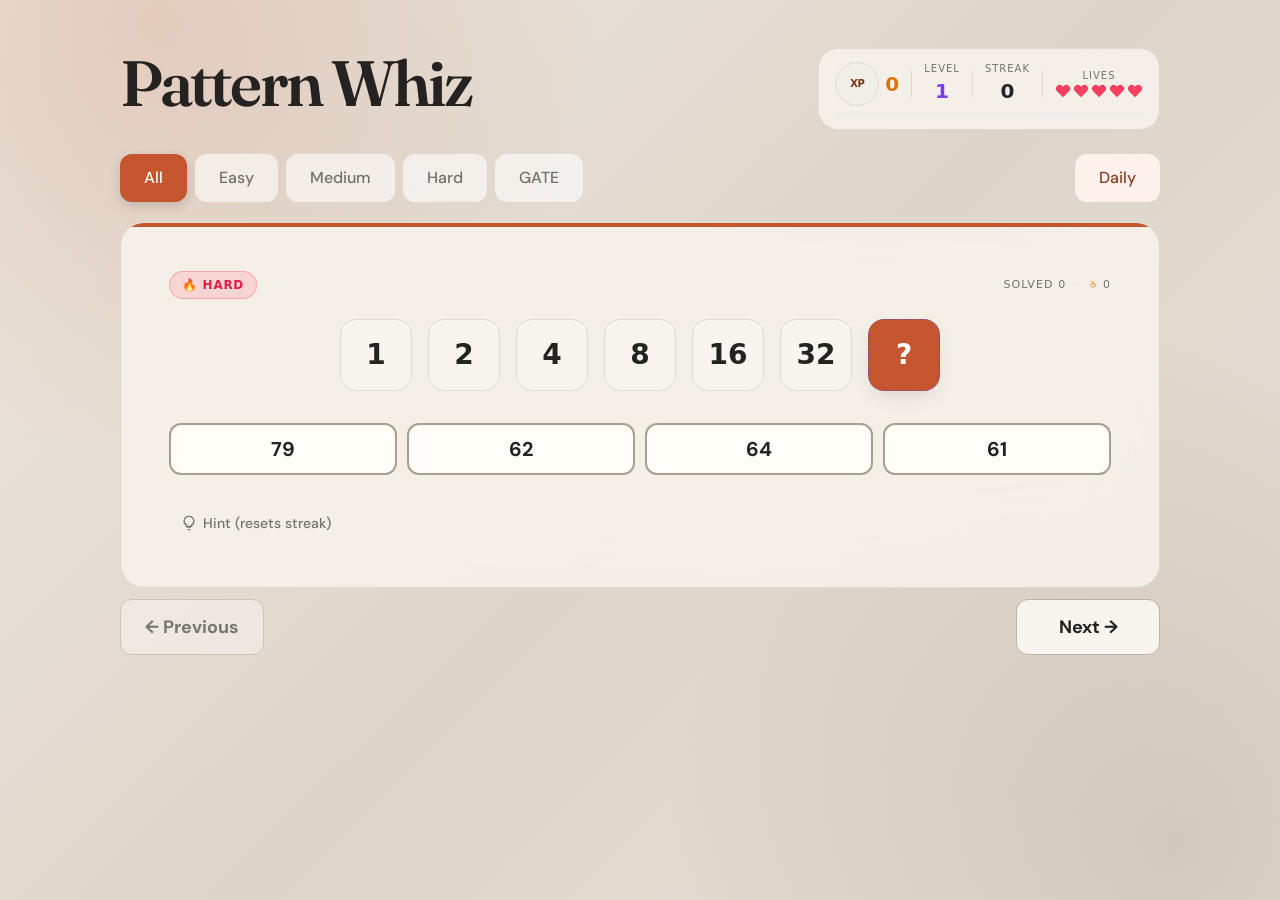
<file: index.html>
<!DOCTYPE html>
<html lang="en">
  <head>
    <meta charset="UTF-8" />
    <meta name="viewport" content="width=device-width, initial-scale=1.0" />
    <meta name="apple-mobile-web-app-capable" content="yes" />
    <meta
      name="apple-mobile-web-app-status-bar-style"
      content="black-translucent"
    />
    <meta name="mobile-web-app-capable" content="yes" />
    <title>Pattern Whiz — Predict the Next</title>
    <meta
      name="description"
      content="Spot the pattern and predict the next item. Numbers, letters, shapes — a new puzzle every round. GATE-grade sequences."
    />
    <meta name="author" content="Pattern Whiz" />
    <meta property="og:title" content="Pattern Whiz — Predict the Next" />
    <meta
      property="og:description"
      content="Spot the pattern and predict the next item. GATE-grade sequences. Solve, earn XP, level up."
    />
    <meta property="og:type" content="website" />
    <link rel="preconnect" href="https://fonts.googleapis.com" />
    <link rel="preconnect" href="https://fonts.gstatic.com" crossorigin />
    <link
      href="https://fonts.googleapis.com/css2?family=DM+Sans:wght@400;500;600;700&family=Fraunces:opsz,wght@9..144,600;9..144,700&display=swap"
      rel="stylesheet"
    />
    <link
      href="https://cdn.jsdelivr.net/npm/bootstrap@5.3.8/dist/css/bootstrap.min.css"
      rel="stylesheet"
    />
    <link rel="stylesheet" href="static/css/style.css" />
  </head>
  <body>
    <main class="container container-xl py-4 py-md-5">
      <!-- Header -->
      <header class="header d-flex flex-column flex-lg-row" id="header">
        <div class="header__left">
          <h1 class="title mb-0">Pattern Whiz</h1>
        </div>

        <!-- Scoreboard -->
        <div class="scoreboard shadow-sm" id="scoreboard">
          <div class="scoreboard__row">
            <div class="xp-coin" id="xp-coin">
              <div class="xp-coin__disc" id="xp-disc">
                <span class="xp-coin__label">XP</span>
                <span class="xp-coin__popup" id="xp-popup"></span>
              </div>
              <div class="xp-coin__text">
                <span class="stat-value stat-value--amber" id="xp-value"
                  >0</span
                >
              </div>
            </div>
            <div class="scoreboard__sep"></div>
            <div class="stat">
              <span class="stat-label">Level</span>
              <span class="stat-value stat-value--violet" id="level-value"
                >1</span
              >
            </div>
            <div class="scoreboard__sep"></div>
            <div class="stat">
              <span class="stat-label">Streak</span>
              <span class="stat-value" id="streak-value">0</span>
            </div>
            <div class="scoreboard__sep"></div>
            <div class="stat">
              <span class="stat-label">Lives</span>
              <div class="lives" id="lives-display">
                <svg class="heart heart--full" viewBox="0 0 24 24">
                  <path
                    d="M20.84 4.61a5.5 5.5 0 0 0-7.78 0L12 5.67l-1.06-1.06a5.5 5.5 0 0 0-7.78 7.78l1.06 1.06L12 21.23l7.78-7.78 1.06-1.06a5.5 5.5 0 0 0 0-7.78z"
                  />
                </svg>
                <svg class="heart heart--full" viewBox="0 0 24 24">
                  <path
                    d="M20.84 4.61a5.5 5.5 0 0 0-7.78 0L12 5.67l-1.06-1.06a5.5 5.5 0 0 0-7.78 7.78l1.06 1.06L12 21.23l7.78-7.78 1.06-1.06a5.5 5.5 0 0 0 0-7.78z"
                  />
                </svg>
                <svg class="heart heart--full" viewBox="0 0 24 24">
                  <path
                    d="M20.84 4.61a5.5 5.5 0 0 0-7.78 0L12 5.67l-1.06-1.06a5.5 5.5 0 0 0-7.78 7.78l1.06 1.06L12 21.23l7.78-7.78 1.06-1.06a5.5 5.5 0 0 0 0-7.78z"
                  />
                </svg>
                <svg class="heart heart--full" viewBox="0 0 24 24">
                  <path
                    d="M20.84 4.61a5.5 5.5 0 0 0-7.78 0L12 5.67l-1.06-1.06a5.5 5.5 0 0 0-7.78 7.78l1.06 1.06L12 21.23l7.78-7.78 1.06-1.06a5.5 5.5 0 0 0 0-7.78z"
                  />
                </svg>
                <svg class="heart heart--full" viewBox="0 0 24 24">
                  <path
                    d="M20.84 4.61a5.5 5.5 0 0 0-7.78 0L12 5.67l-1.06-1.06a5.5 5.5 0 0 0-7.78 7.78l1.06 1.06L12 21.23l7.78-7.78 1.06-1.06a5.5 5.5 0 0 0 0-7.78z"
                  />
                </svg>
              </div>
            </div>
          </div>
          <div class="progress-bar">
            <div class="progress-bar__fill" id="progress-fill"></div>
          </div>
        </div>
      </header>

      <!-- Difficulty filter -->
      <div class="filter-bar" id="filter-bar">
        <button
          class="btn filter-chip filter-chip--active"
          data-filter="All"
          id="filter-all"
        >
          All
        </button>
        <button class="btn filter-chip" data-filter="Easy" id="filter-easy">
          Easy
        </button>
        <button class="btn filter-chip" data-filter="Medium" id="filter-medium">
          Medium
        </button>
        <button class="btn filter-chip" data-filter="Hard" id="filter-hard">
          Hard
        </button>
        <button class="btn filter-chip" data-filter="GATE" id="filter-gate">
          GATE
        </button>
        <div style="flex: 1"></div>
        <button class="btn filter-chip filter-chip--daily" id="daily-btn">
          Daily
        </button>
      </div>

      <!-- Main card -->
      <section class="card shadow-sm" id="game-card">
        <div class="card__accent-bar" id="accent-bar"></div>
        <div class="card__header">
          <span class="diff-chip" id="diff-chip"></span>
          <div class="card__stats">
            <span id="solved-label">Solved 0</span>
            <span class="dot">·</span>
            <span class="streak-inline">
              <svg
                class="icon icon--xs flame-icon"
                viewBox="0 0 24 24"
                fill="none"
                stroke="currentColor"
                stroke-width="2"
              >
                <path
                  d="M12 12c2-2.96 0-7-1-8 0 3.04-4 6.5-4 8s2.04 4 5 4 5-2 5-4c0-1.5-1.5-3-3-4 0 1-1 2-2 4z"
                />
              </svg>
              <span id="streak-inline-val">0</span>
            </span>
          </div>
        </div>

        <!-- Series display -->
        <div class="series" id="series-display"></div>

        <div
          class="rule-display"
          id="rule-display"
          aria-live="polite"
          hidden
        ></div>

        <!-- Multiple choice options -->
        <div class="options-grid" id="options-grid"></div>

        <!-- Actions -->
        <div class="actions">
          <button type="button" class="btn btn--ghost" id="hint-btn">
            <svg
              class="icon"
              viewBox="0 0 24 24"
              fill="none"
              stroke="currentColor"
              stroke-width="2"
            >
              <path
                d="M9 18h6M10 22h4M12 2a7 7 0 0 1 4 12.9V17H8v-2.1A7 7 0 0 1 12 2z"
              />
            </svg>
            Hint (resets streak)
          </button>
        </div>
      </section>
      <nav class="puzzle-nav" aria-label="Puzzle navigation">
        <button type="button" class="btn puzzle-nav__button" id="prev-btn">← Previous</button>
        <button type="button" class="btn puzzle-nav__button" id="skip-btn">Next →</button>
      </nav>
    </main>

    <!-- Game Over Modal -->
    <div class="modal-overlay" id="modal-overlay" style="display: none">
      <div class="modal" id="game-over-modal">
        <div class="modal__header">
          <svg
            class="icon icon--lg trophy-icon"
            viewBox="0 0 24 24"
            fill="none"
            stroke="currentColor"
            stroke-width="2"
          >
            <path
              d="M6 9H4.5a2.5 2.5 0 0 1 0-5H6M18 9h1.5a2.5 2.5 0 0 0 0-5H18M4 22h16M10 14.66V17c0 .55-.47.98-.97 1.21C7.85 18.75 7 19.24 7 22M14 14.66V17c0 .55.47.98.97 1.21C16.15 18.75 17 19.24 17 22M18 2H6v7a6 6 0 0 0 12 0V2z"
            />
          </svg>
          <h2 class="modal__title">Game Over</h2>
        </div>
        <p class="modal__desc" id="modal-desc"></p>
        <button class="btn btn--primary btn--full" id="play-again-btn">
          Play Again
        </button>
      </div>
    </div>

    <!-- Toast container -->
    <div class="toast-container" id="toast-container"></div>

    <script src="static/js/patterns.js"></script>
    <script src="static/js/app.js"></script>
  </body>
</html>
</file>
<file: static/css/style.css>
/* ===================================================================
   Pattern Whiz — Design System & Styles
  Bootstrap 5 foundation with product-specific game styling
  Mobile-first, MCQ options layout
   =================================================================== */

/* ---------- Reset & Base ---------- */
*, *::before, *::after {
  box-sizing: border-box;
}

:root {
  --radius: 0.75rem;
  --font: "DM Sans", -apple-system, BlinkMacSystemFont, "Segoe UI", sans-serif;
  --display-font: "Fraunces", Georgia, serif;

  /* Colors */
  --bg: #e8e4dc;
  --fg: #242321;
  --card: #f5f2eb;
  --card-solid: #f8f5ef;
  --muted: #74716c;
  --muted-bg: #f0eee8;
  --border: #dedbd3;
  --border-light: #ebe8e0;
  --primary: #c4552e;
  --primary-fg: #fffdf9;
  --secondary-bg: rgba(241, 245, 249, 0.6);
  --secondary-fg: #1e1b4b;

  /* Difficulty colors */
  --emerald-400: #34d399;
  --emerald-500: #10b981;
  --emerald-600: #059669;
  --sky-400: #38bdf8;
  --sky-500: #0ea5e9;
  --sky-600: #0284c7;
  --indigo-500: #6366f1;
  --indigo-600: #4f46e5;
  --orange-400: #fb923c;
  --rose-400: #fb7185;
  --rose-500: #f43f5e;
  --rose-600: #e11d48;
  --fuchsia-400: #e879f9;
  --fuchsia-500: #d946ef;
  --fuchsia-600: #c026d3;
  --violet-600: #7c3aed;
  --amber-400: #fbbf24;
  --amber-500: #f59e0b;
  --amber-600: #d97706;
  --amber-900: #78350f;

  /* Safe areas for notch devices */
  --safe-top: env(safe-area-inset-top, 0px);
  --safe-bottom: env(safe-area-inset-bottom, 0px);
}

html {
  font-family: var(--font);
  color: var(--fg);
  background: #e2ddd4;
  line-height: 1.5;
  -webkit-font-smoothing: antialiased;
  -webkit-tap-highlight-color: transparent;
  -webkit-text-size-adjust: 100%;
  overscroll-behavior-y: none;
}

body {
  min-height: 100vh;
  min-height: 100dvh;
  background:
    radial-gradient(circle at 12% 2%, rgba(196, 85, 46, 0.18), transparent 28rem),
    radial-gradient(circle at 92% 94%, rgba(104, 83, 64, 0.16), transparent 32rem),
    linear-gradient(135deg, #ece8e0 0%, #ddd6cb 52%, #e8e1d8 100%);
  overflow-x: hidden;
  position: relative;
  padding-top: var(--safe-top);
  padding-bottom: var(--safe-bottom);
  -webkit-user-select: none;
  user-select: none;
  overscroll-behavior-y: none;
}

/* ---------- Animated Background ---------- */
.bg-layer {
  position: fixed;
  inset: 0;
  z-index: -1;
  pointer-events: none;
}

.bg-gradient {
  position: absolute;
  inset: 0;
  background:
    radial-gradient(circle at 12% 4%, rgba(196, 85, 46, 0.16), transparent 30rem),
    radial-gradient(circle at 88% 88%, rgba(116, 96, 76, 0.15), transparent 34rem),
    linear-gradient(135deg, #ebe7df 0%, #dfd9cf 52%, #e7e1d8 100%);
}

.bg-orb {
  position: absolute;
  width: 20rem;
  height: 20rem;
  border-radius: 50%;
  display: none;
  filter: blur(50px);
  animation: float 8s ease-in-out infinite;
}

.bg-orb--top {
  top: -6rem;
  left: -6rem;
  background: radial-gradient(circle, #818cf8 0%, transparent 70%);
}

.bg-orb--bottom {
  bottom: -6rem;
  right: -6rem;
  background: radial-gradient(circle, #e879f9 0%, transparent 70%);
  animation-delay: -4s;
}

@keyframes float {
  0%, 100% { transform: translate(0, 0) scale(1); }
  50% { transform: translate(12px, -12px) scale(1.04); }
}

.bg-grid {
  position: absolute;
  inset: -50% -50% -50% -50%;
  display: none;
  background-image:
    linear-gradient(to right, rgba(99, 102, 241, 0.35) 1.5px, transparent 1.5px),
    linear-gradient(to bottom, rgba(99, 102, 241, 0.35) 1.5px, transparent 1.5px);
  background-size: 50px 50px;
  mask-image: radial-gradient(circle at center, black 15%, transparent 70%);
  -webkit-mask-image: radial-gradient(circle at center, black 15%, transparent 70%);
  transform: perspective(600px) rotateX(60deg);
  animation: meshPan 10s linear infinite;
}

@keyframes meshPan {
  from { background-position: 0 0; }
  to { background-position: 0 50px; }
}

/* ---------- Container ---------- */
.container {
  max-width: 68rem;
  margin: 0 auto;
}

@media (min-width: 640px) {
  .container { padding-left: 1.5rem; padding-right: 1.5rem; }
}

/* ---------- Header ---------- */
.header {
  display: flex;
  flex-direction: column;
  gap: 0.75rem;
  margin-bottom: 1rem;
}

@media (min-width: 640px) {
  .header {
    flex-direction: row;
    flex-wrap: wrap;
    align-items: flex-start;
    justify-content: space-between;
    gap: 1rem;
    margin-bottom: 1.5rem;
  }
}

.header__left {
  flex: 1;
  min-width: 0;
}

.badge {
  display: inline-flex;
  align-items: center;
  gap: 0.375rem;
  padding: 0.2rem 0.625rem;
  border-radius: 9999px;
  font-size: 0.75rem;
  font-weight: 600;
  text-transform: uppercase;
  letter-spacing: 0.1em;
  margin-bottom: 0.125rem;
}

.badge--accent {
  border: 1px solid rgba(217, 70, 239, 0.3);
  background: rgba(217, 70, 239, 0.1);
  color: var(--fuchsia-600);
}

.title {
  color: var(--fg);
  font-size: clamp(2.25rem, 6vw, 4rem);
  font-family: var(--display-font);
  font-weight: 600;
  letter-spacing: -0.045em;
  line-height: 1.1;
}

.subtitle {
  font-size: 1rem;
  color: var(--muted);
  margin-top: 0.35rem;
}

.scoreboard {
  display: flex;
  flex-direction: column;
  gap: 0.375rem;
  padding: 0.875rem 1rem;
  border-radius: 0.875rem;
  border: 1px solid var(--border);
  background: rgba(248, 245, 239, 0.82);
  backdrop-filter: blur(40px) saturate(200%);
  -webkit-backdrop-filter: blur(40px) saturate(200%);
  box-shadow: none !important;
  width: 100%;
}

@media (min-width: 640px) {
  .scoreboard {
    width: auto;
    padding: 0.75rem 1rem;
    border-radius: 1.25rem;
  }
}

.scoreboard__row {
  display: flex;
  align-items: center;
  justify-content: space-between;
  gap: 0.5rem;
}

@media (min-width: 640px) {
  .scoreboard__row {
    justify-content: flex-start;
    gap: 0.75rem;
  }
}

.scoreboard__sep {
  width: 1px;
  height: 1.75rem;
  background: var(--border);
  flex-shrink: 0;
}

.stat {
  display: flex;
  flex-direction: column;
  align-items: center;
}

.stat-label {
  font-size: 0.6875rem;
  text-transform: uppercase;
  letter-spacing: 0.1em;
  color: var(--muted);
}

@media (min-width: 640px) {
  .stat-label { font-size: 0.625rem; }
}

.stat-value {
  font-size: 1.25rem;
  font-weight: 700;
  font-variant-numeric: tabular-nums;
}

@media (min-width: 640px) {
  .stat-value { font-size: 1.25rem; }
}

.stat-value--amber { color: var(--amber-600); }
.stat-value--violet { color: var(--violet-600); }

/* ---------- XP Coin ---------- */
.xp-coin {
  display: flex;
  align-items: center;
  gap: 0.375rem;
}

.xp-coin__disc {
  position: relative;
  width: 2.25rem;
  height: 2.25rem;
  border-radius: 50%;
  display: flex;
  align-items: center;
  justify-content: center;
  background: var(--muted-bg);
  border: 1px solid var(--border);
  transition: transform 0.6s;
  flex-shrink: 0;
}

@media (min-width: 640px) {
  .xp-coin__disc {
    width: 2.75rem;
    height: 2.75rem;
  }
}

.xp-coin__disc.spin {
  animation: coinSpin 0.6s ease-out;
}

@keyframes coinSpin {
  0% { transform: rotateY(0deg) scale(1); }
  50% { transform: rotateY(180deg) scale(1.15); }
  100% { transform: rotateY(360deg) scale(1); }
}

.xp-coin__label {
  font-size: 0.625rem;
  font-weight: 800;
  letter-spacing: -0.05em;
  color: var(--amber-900);
}

.xp-coin__popup {
  position: absolute;
  top: -0.5rem;
  left: 50%;
  transform: translateX(-50%);
  font-size: 0.75rem;
  font-weight: 700;
  color: var(--emerald-600);
  pointer-events: none;
  opacity: 0;
}

.xp-coin__popup.show {
  animation: popUp 0.9s ease-out forwards;
}

@keyframes popUp {
  0% { opacity: 0; transform: translateX(-50%) translateY(0); }
  20% { opacity: 1; }
  100% { opacity: 0; transform: translateX(-50%) translateY(-1.75rem); }
}

/* ---------- Lives ---------- */
.lives {
  display: flex;
  gap: 0.125rem;
}

.heart {
  width: 0.875rem;
  height: 0.875rem;
  stroke: none;
  transition: fill 0.3s, opacity 0.3s;
}

@media (min-width: 640px) {
  .heart { width: 1rem; height: 1rem; }
}

.heart--full {
  fill: var(--rose-500);
}

.heart--empty {
  fill: var(--border);
  opacity: 0.4;
}

/* ---------- Progress Bar ---------- */
.progress-bar {
  position: relative;
  height: 0.3125rem;
  width: 100%;
  border-radius: 9999px;
  background: var(--muted-bg);
  overflow: hidden;
}

.progress-bar__fill {
  position: absolute;
  inset: 0;
  right: auto;
  width: 0%;
  background: var(--fg);
  border-radius: 9999px;
  transition: width 0.5s cubic-bezier(0.34, 1.56, 0.64, 1);
}

/* ---------- Filter Bar ---------- */
.filter-bar {
  display: flex;
  flex-wrap: nowrap;
  align-items: center;
  gap: 0.5rem;
  margin-bottom: 1rem;
  overflow-x: auto;
  -webkit-overflow-scrolling: touch;
  scrollbar-width: none;
  -ms-overflow-style: none;
  padding-bottom: 0.25rem;
}

.filter-bar::-webkit-scrollbar {
  display: none;
}

@media (min-width: 640px) {
  .filter-bar {
    flex-wrap: wrap;
    gap: 0.5rem;
    margin-bottom: 1rem;
    overflow-x: visible;
  }
}

.filter-label {
  display: inline-flex;
  align-items: center;
  gap: 0.25rem;
  font-size: 0.75rem;
  font-weight: 700;
  text-transform: uppercase;
  letter-spacing: 0.1em;
  color: var(--muted);
  white-space: nowrap;
  flex-shrink: 0;
}

.filter-chip {
  min-height: 2.75rem;
  padding: 0.5rem 1rem;
  border-radius: 9999px;
  border: 1px solid var(--border);
  background: rgba(255,255,255,0.6);
  color: var(--muted);
  font-size: 0.9375rem;
  font-weight: 700;
  cursor: pointer;
  transition: all 0.2s;
  font-family: var(--font);
  white-space: nowrap;
  flex-shrink: 0;
  -webkit-touch-callout: none;
  user-select: none;
}

.filter-chip.btn {
  line-height: 1.2;
}

.filter-chip:hover {
  color: var(--fg);
  border-color: var(--muted);
}

.filter-chip:active {
  transform: scale(0.95);
}

.filter-chip--active {
  color: white !important;
  border-color: transparent !important;
  box-shadow: 0 4px 12px rgba(0,0,0,0.15);
}

.filter-chip--active[data-filter] {
  background: var(--primary);
}

.filter-chip--daily {
  color: #8b3e24;
  border-color: #edc7b7;
  background: #fff1eb;
}

.filter-chip--daily.filter-chip--active {
  background: var(--amber-500) !important;
  color: #392400 !important;
}

/* ---------- Main Card ---------- */
.card {
  position: relative;
  overflow: hidden;
  border-radius: 1rem;
  border: 1px solid var(--border);
  background: rgba(245, 242, 235, 0.9);
  backdrop-filter: blur(40px) saturate(200%);
  -webkit-backdrop-filter: blur(40px) saturate(200%);
  padding: 1.5rem;
  box-shadow: none !important;
  transition: box-shadow 0.5s, border-color 0.5s;
}

@media (min-width: 640px) {
  .card {
    padding: 3rem;
    border-radius: 1.5rem;
  }
}

.card__accent-bar {
  position: absolute;
  top: 0;
  left: 0;
  right: 0;
  height: 2px;
  transition: background 0.3s;
}

@media (min-width: 640px) {
  .card__accent-bar { height: 4px; }
}

.card__accent-bar[data-diff] { background: var(--primary); }

/* Flash effects */
.card--flash-good {
  border-color: rgba(52, 211, 153, 0.7) !important;
  box-shadow: 0 0 50px -12px rgba(16, 185, 129, 0.5) !important;
}

.card--flash-bad {
  border-color: rgba(244, 63, 94, 0.7) !important;
  box-shadow: 0 0 50px -12px rgba(244, 63, 94, 0.5) !important;
}

/* Shake animation */
.card--shake {
  animation: shake 0.45s ease-out;
}

@keyframes shake {
  0% { transform: translateX(0); }
  12% { transform: translateX(-8px); }
  25% { transform: translateX(8px); }
  37% { transform: translateX(-6px); }
  50% { transform: translateX(6px); }
  62% { transform: translateX(-3px); }
  75% { transform: translateX(3px); }
  100% { transform: translateX(0); }
}

/* ---------- Card Header ---------- */
.card__header {
  display: flex;
  flex-wrap: wrap;
  align-items: center;
  justify-content: space-between;
  gap: 0.375rem;
  margin-bottom: 1.5rem;
}

@media (min-width: 640px) {
  .card__header { margin-bottom: 1.25rem; }
}

.diff-chip {
  display: inline-flex;
  align-items: center;
  gap: 0.25rem;
  padding: 0.375rem 0.75rem;
  border-radius: 9999px;
  border: 1px solid;
  font-size: 0.8125rem;
  font-weight: 700;
  text-transform: uppercase;
  letter-spacing: 0.06em;
}

@media (min-width: 640px) {
  .diff-chip {
    gap: 0.375rem;
    padding: 0.25rem 0.75rem;
    font-size: 0.75rem;
  }
}

.diff-chip[data-diff="Easy"] {
  background: rgba(16, 185, 129, 0.15);
  color: var(--emerald-600);
  border-color: rgba(16, 185, 129, 0.3);
}
.diff-chip[data-diff="Medium"] {
  background: rgba(14, 165, 233, 0.15);
  color: var(--sky-600);
  border-color: rgba(14, 165, 233, 0.3);
}
.diff-chip[data-diff="Hard"] {
  background: rgba(244, 63, 94, 0.15);
  color: var(--rose-600);
  border-color: rgba(244, 63, 94, 0.3);
}
.diff-chip[data-diff="GATE"] {
  background: rgba(217, 70, 239, 0.15);
  color: var(--fuchsia-600);
  border-color: rgba(217, 70, 239, 0.3);
}

.card__stats {
  display: flex;
  align-items: center;
  gap: 0.375rem;
  font-size: 0.75rem;
  text-transform: uppercase;
  letter-spacing: 0.1em;
  color: var(--muted);
}

@media (min-width: 640px) {
  .card__stats {
    gap: 0.5rem;
    font-size: 0.6875rem;
  }
}

.dot { color: var(--border); }

.streak-inline {
  display: inline-flex;
  align-items: center;
  gap: 0.25rem;
}

.flame-icon { color: var(--orange-400); }

/* ---------- Series Display ---------- */
.series {
  display: flex;
  flex-wrap: wrap;
  align-items: center;
  justify-content: center;
  gap: 0.625rem;
  margin-bottom: 1.75rem;
}

@media (min-width: 480px) {
  .series { gap: 0.5rem; }
}

@media (min-width: 640px) {
  .series { gap: 0.75rem; margin-bottom: 1.5rem; }
}

@media (min-width: 768px) {
  .series { gap: 1rem; margin-bottom: 2rem; }
}

.series-item {
  display: flex;
  align-items: center;
  justify-content: center;
  min-width: 3.25rem;
  height: 3.25rem;
  padding: 0 0.75rem;
  border-radius: 0.625rem;
  border: 1px solid var(--border);
  background: var(--card-solid);
  color: var(--fg);
  font-size: 1.125rem;
  font-weight: 600;
  font-variant-numeric: tabular-nums;
  box-shadow: none;
  opacity: 0;
  transform: translateY(10px) scale(0.95);
  animation: itemIn 0.4s cubic-bezier(0.16, 1, 0.3, 1) forwards;
}

@media (min-width: 480px) {
  .series-item {
    min-width: 3rem;
    height: 3rem;
    font-size: 1.0625rem;
    border-radius: 0.75rem;
  }
}

@media (min-width: 640px) {
  .series-item {
    min-width: 4.5rem;
    height: 4.5rem;
    border-radius: 1rem;
    padding: 0 0.75rem;
    font-size: 1.5rem;
  }
}

@media (min-width: 768px) {
  .series-item {
    min-width: 4.5rem;
    height: 4.5rem;
    font-size: 1.75rem;
  }
}

@keyframes itemIn {
  to { opacity: 1; transform: translateY(0) scale(1); }
}

/* The "?" item */
.series-item--question {
  border-style: dashed;
  border-color: rgba(79, 70, 229, 0.5);
  color: white;
  box-shadow: 0 8px 20px -5px rgba(0,0,0,0.12);
  animation: itemIn 0.35s cubic-bezier(0.34, 1.56, 0.64, 1) forwards, pulse 2s ease-in-out infinite;
}

.series-item--question[data-diff] { background: var(--primary); }

/* Revealed correct */
.series-item--correct {
  border-color: var(--emerald-500);
  box-shadow: inset 0 0 0 1px var(--emerald-500);
  color: var(--emerald-600);
}

/* Revealed wrong */
.series-item--wrong {
  border-color: var(--rose-500);
  box-shadow: inset 0 0 0 1px var(--rose-500);
  color: var(--rose-600);
}

/* After answering, the series is redrawn without replaying the entrance animation */
.series-item--static {
  opacity: 1;
  transform: none;
  animation: none !important;
}

/* One quiet, in-context explanation after an answer. */
.rule-display {
  margin: -0.5rem auto 1.5rem;
  max-width: 46rem;
  padding: 0.875rem 1rem;
  border-left: 3px solid var(--primary);
  border-radius: 0 0.75rem 0.75rem 0;
  background: #f4efe9;
  color: #4c403a;
  font-size: 1rem;
  font-weight: 600;
  line-height: 1.45;
  text-align: center;
}

/* ---------- Options Grid (MCQ) ---------- */
.options-grid {
  display: grid;
  grid-template-columns: 1fr 1fr;
  gap: 0.75rem;
  margin-bottom: 1rem;
}

@media (min-width: 640px) {
  .options-grid {
    grid-template-columns: 1fr 1fr 1fr 1fr;
    gap: 0.625rem;
    margin-bottom: 1rem;
  }
}

.option-btn {
  position: relative;
  display: flex;
  align-items: center;
  justify-content: center;
  padding: 0.875rem 0.75rem;
  min-height: 3.75rem;
  border: 1px solid var(--border);
  border-radius: 0.625rem;
  background: var(--card-solid);
  color: var(--fg);
  font-size: 1.125rem;
  font-weight: 650;
  font-family: var(--font);
  font-variant-numeric: tabular-nums;
  cursor: pointer;
  transition: transform 0.2s cubic-bezier(0.16, 1, 0.3, 1), box-shadow 0.2s ease, background 0.2s ease;
  -webkit-touch-callout: none;
  user-select: none;
  overflow: hidden;
  word-break: break-word;
  text-align: center;
  line-height: 1.2;
  box-shadow: none;
}

/* Bootstrap supplies the button reset; these retain the game-specific choices. */
.option-btn.btn {
  --bs-btn-border-width: 1px;
  --bs-btn-border-color: var(--border);
  --bs-btn-hover-border-color: var(--border);
}

@media (min-width: 640px) {
  .option-btn {
    padding: 0.875rem 0.75rem;
    min-height: 3.25rem;
    font-size: 1.0625rem;
    border-radius: 1rem;
  }
}

.option-btn:hover {
  background: #eee8df;
  border-color: #b7afa4;
  transform: none;
  box-shadow: none;
}

.option-btn:active {
  transform: scale(0.97);
}

.option-btn:disabled {
  cursor: not-allowed;
  opacity: 0.5;
  transform: none !important;
  box-shadow: none !important;
}

/* Option selected states — flat, no glow or motion */
.option-btn--correct {
  border-color: var(--emerald-500) !important;
  box-shadow: inset 0 0 0 1px var(--emerald-500) !important; /* 1px border + 1px inset = 2px */
  color: var(--emerald-600) !important;
}

.option-btn--wrong {
  border-color: var(--rose-500) !important;
  box-shadow: inset 0 0 0 1px var(--rose-500) !important;
  color: var(--rose-600) !important;
}

/* Show the correct answer when user picked wrong */
.option-btn--reveal {
  border-color: var(--emerald-500) !important;
  box-shadow: inset 0 0 0 1px var(--emerald-500) !important;
  color: var(--emerald-600) !important;
}


/* ---------- Buttons ---------- */
.btn {
  display: inline-flex;
  align-items: center;
  justify-content: center;
  gap: 0.375rem;
  padding: 0 1.5rem;
  height: 3rem;
  border: none;
  border-radius: var(--radius);
  font-size: 1rem;
  font-weight: 500;
  font-family: var(--font);
  cursor: pointer;
  transition: all 0.2s;
  white-space: nowrap;
  -webkit-touch-callout: none;
  user-select: none;
}

@media (min-width: 640px) {
  .btn { height: 3rem; font-size: 1rem; }
}

.btn--primary {
  background: var(--primary);
  color: var(--primary-fg);
}

.btn--primary:hover {
  background: #a94324;
  box-shadow: none;
  transform: none;
}

.btn--primary:active {
  transform: translateY(0) scale(0.98);
}

.btn--primary:disabled {
  opacity: 0.5;
  cursor: not-allowed;
  transform: none;
  box-shadow: none;
}

.btn--ghost {
  background: transparent;
  color: var(--muted);
  padding: 0 0.625rem;
  height: 2.75rem;
  font-size: 0.9375rem;
}

@media (min-width: 640px) {
  .btn--ghost {
    padding: 0 0.75rem;
    height: 2rem;
    font-size: 0.875rem;
  }
}

.btn--ghost:hover {
  color: var(--fg);
  background: var(--muted-bg);
}

.btn--ghost:active {
  transform: scale(0.97);
}

.btn--ghost:disabled {
  opacity: 0.4;
  cursor: not-allowed;
}

.btn--full {
  width: 100%;
}

/* ---------- Actions ---------- */
.actions {
  display: flex;
  flex-wrap: wrap;
  align-items: center;
  justify-content: space-between;
  gap: 0.375rem;
  margin-top: 0.5rem;
}

@media (min-width: 640px) {
  .actions { margin-top: 1rem; gap: 0.5rem; }
}

/* ---------- Footer ---------- */
.puzzle-nav {
  display: flex;
  width: 100%;
  justify-content: space-between;
  gap: 1rem;
  margin-top: calc(1rem - 5px);
}

.puzzle-nav .puzzle-nav__button {
  min-height: 3.5rem;
  min-width: 9rem;
  padding: 0.75rem 1.25rem;
  border: 1px solid #bdb3a7;
  background: var(--card-solid);
  color: var(--fg);
  font-size: 1.125rem;
  font-weight: 700;
}

.puzzle-nav .puzzle-nav__button:hover:not(:disabled) {
  background: #eee8df;
  border-color: var(--primary);
}

.puzzle-nav .puzzle-nav__button:disabled {
  opacity: 0.55;
}

@media (max-width: 479px) {
  .puzzle-nav .puzzle-nav__button { flex: 1; min-width: 0; }
}

.footer-text {
  text-align: center;
  font-size: 0.8125rem;
  color: var(--muted);
  margin-top: 1rem;
}

@media (min-width: 640px) {
  .footer-text { font-size: 0.75rem; margin-top: 1.5rem; }
}

/* ---------- Icons ---------- */
.icon {
  width: 0.875rem;
  height: 0.875rem;
  flex-shrink: 0;
}

@media (min-width: 640px) {
  .icon { width: 1rem; height: 1rem; }
}

.icon--xs {
  width: 0.75rem;
  height: 0.75rem;
}

.icon--lg {
  width: 1.25rem;
  height: 1.25rem;
}

/* ---------- Modal ---------- */
.modal-overlay {
  position: fixed;
  inset: 0;
  z-index: 100;
  background: rgba(0, 0, 0, 0.5);
  backdrop-filter: blur(4px);
  display: flex;
  align-items: center;
  justify-content: center;
  padding: 1rem;
  animation: fadeIn 0.25s ease-out;
}

@keyframes fadeIn {
  from { opacity: 0; }
  to { opacity: 1; }
}

.modal {
  background: var(--card);
  backdrop-filter: blur(40px) saturate(200%);
  -webkit-backdrop-filter: blur(40px) saturate(200%);
  border: 0.5px solid var(--border-light);
  border-radius: 1.5rem;
  padding: 1.5rem;
  max-width: 22rem;
  width: 100%;
  box-shadow: 0 24px 48px rgba(0,0,0,0.12);
  animation: modalIn 0.4s cubic-bezier(0.16, 1, 0.3, 1);
}

@media (min-width: 640px) {
  .modal {
    padding: 2rem;
    max-width: 24rem;
  }
}

@keyframes modalIn {
  from { opacity: 0; transform: scale(0.9) translateY(10px); }
  to { opacity: 1; transform: scale(1) translateY(0); }
}

.modal__header {
  display: flex;
  align-items: center;
  gap: 0.5rem;
  margin-bottom: 0.75rem;
}

.modal__title {
  font-size: 1.25rem;
  font-weight: 700;
}

.trophy-icon {
  color: var(--amber-500);
}

.modal__desc {
  font-size: 0.875rem;
  color: var(--muted);
  margin-bottom: 1.25rem;
  line-height: 1.6;
}

.modal__desc strong {
  color: var(--fg);
  font-weight: 600;
}

/* ---------- Toasts ---------- */
.toast-container {
  position: fixed;
  top: 0.75rem;
  left: 50%;
  transform: translateX(-50%);
  z-index: 200;
  display: flex;
  flex-direction: column;
  gap: 0.375rem;
  pointer-events: none;
  max-width: 22rem;
  width: 92%;
}

.toast {
  display: flex;
  align-items: flex-start;
  gap: 0.5rem;
  padding: 0.625rem 0.875rem;
  border-radius: 0.625rem;
  background: var(--card-solid);
  border: 1px solid var(--border);
  box-shadow: 0 8px 20px -5px rgba(0,0,0,0.12);
  animation: toastIn 0.35s cubic-bezier(0.34, 1.56, 0.64, 1) forwards;
  pointer-events: auto;
}

.toast--success {
  border-left: 3px solid var(--emerald-500);
}

.toast--error {
  border-left: 3px solid var(--rose-500);
}

.toast--info {
  border-left: 3px solid var(--amber-500);
}

.toast__icon {
  font-size: 1rem;
  flex-shrink: 0;
  line-height: 1;
  margin-top: 0.0625rem;
}

.toast__body {
  flex: 1;
  min-width: 0;
}

.toast__title {
  font-size: 0.8125rem;
  font-weight: 600;
  color: var(--fg);
}

.toast__desc {
  font-size: 0.6875rem;
  color: var(--muted);
  margin-top: 0.0625rem;
}

@media (max-width: 479px) {
  .header { gap: 1rem; }
  .scoreboard__row { gap: 0.35rem; }
  .scoreboard__sep { height: 2rem; }
  .xp-coin__disc { width: 2.5rem; height: 2.5rem; }
  .stat-label { font-size: 0.625rem; }
  .stat-value { font-size: 1.125rem; }
  .series { justify-content: flex-start; }
  .series-item { min-width: calc(25% - 0.5rem); flex: 1 0 calc(25% - 0.5rem); }
  .series-item:last-child { flex-basis: calc(25% - 0.5rem); }
  .actions { display: grid; grid-template-columns: 1fr 1fr; gap: 0.5rem; }
  .btn--ghost { width: 100%; padding: 0 0.5rem; }
  .rule-display { font-size: 0.9375rem; margin-bottom: 1.25rem; }
}

@media (prefers-reduced-motion: reduce) {
  *, *::before, *::after { animation-duration: 0.01ms !important; animation-iteration-count: 1 !important; transition-duration: 0.01ms !important; }
}

@keyframes toastIn {
  from { opacity: 0; transform: translateY(-1rem) scale(0.95); }
  to { opacity: 1; transform: translateY(0) scale(1); }
}

.toast--leaving {
  animation: toastOut 0.3s ease-in forwards;
}

@keyframes toastOut {
  from { opacity: 1; transform: translateY(0) scale(1); }
  to { opacity: 0; transform: translateY(-1rem) scale(0.95); }
}

/* Keep the game still and make the selected answer the only feedback border. */
*, *::before, *::after {
  animation: none !important;
  transition: none !important;
}
.series-item { opacity: 1; transform: none; }
.series-item--correct, .series-item--wrong {
  background: var(--card-solid);
  border-color: var(--border);
  color: var(--fg);
  box-shadow: none;
}
.option-btn.btn, .option-btn.btn:disabled {
  opacity: 1;
  border: 2px solid #a99e91;
  background: #fffdf8 !important;
  color: var(--fg) !important;
  font-size: 1.25rem;
  font-weight: 700;
}
.option-btn.btn:hover:not(:disabled) { border-color: #756657; background: #f6f0e8; }
.option-btn.btn.option-btn--correct { border-color: #16854c !important; }
.option-btn.btn.option-btn--wrong { border-color: #c83a3a !important; }
.puzzle-nav { display: flex; width: 100%; justify-content: space-between; }
.puzzle-nav #skip-btn { margin-left: auto; }
@media (max-width: 479px) {
  .puzzle-nav .puzzle-nav__button { flex: 0 1 auto; min-width: 0; }
}
</file>
